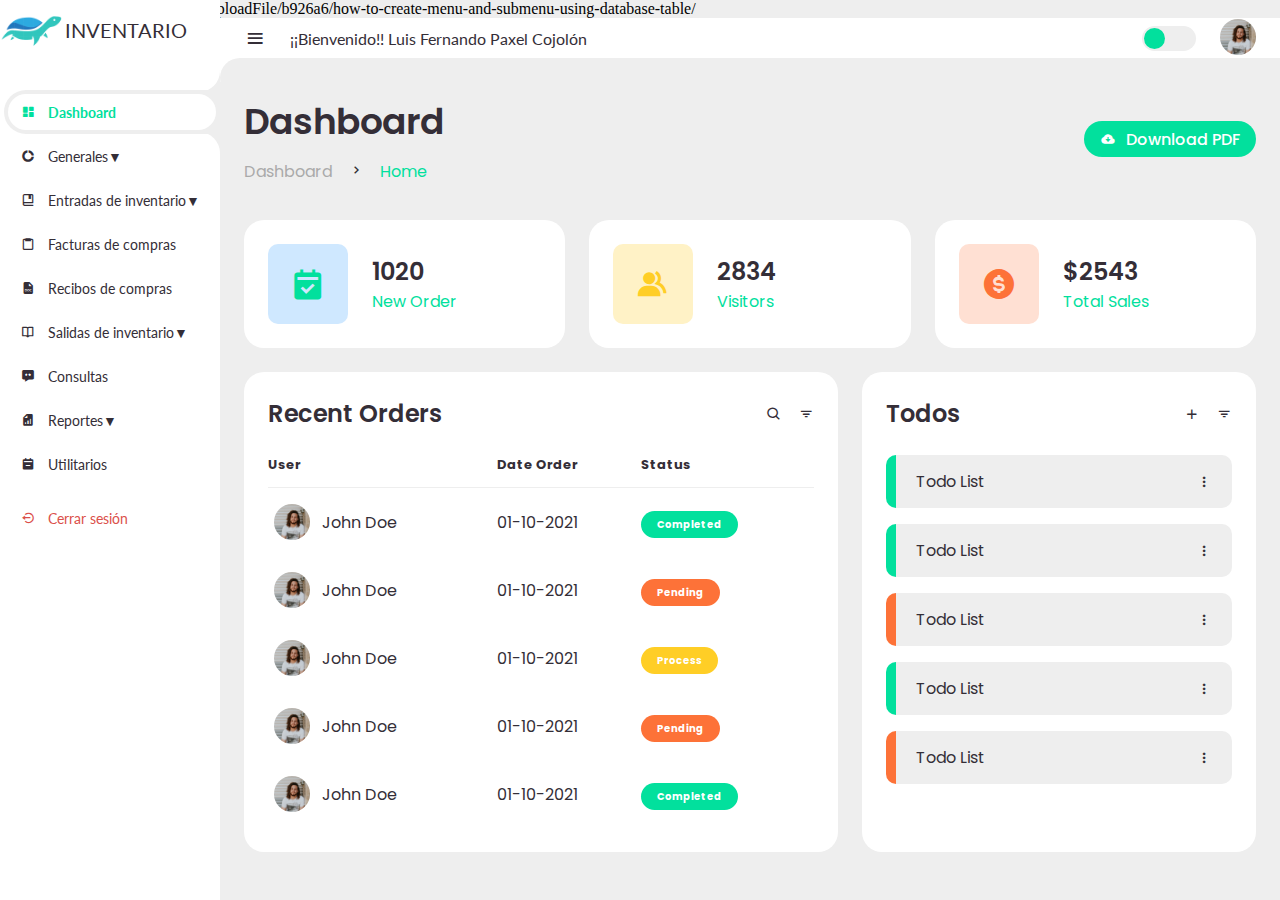
<file: index.html>
<!DOCTYPE html>
https://www.c-sharpcorner.com/UploadFile/b926a6/how-to-create-menu-and-submenu-using-database-table/
<html lang="en">
  <head>
    <meta charset="UTF-8" />
    <meta name="viewport" content="width=device-width, initial-scale=1.0" />
    <script src="lib/jQuery3.js"></script>
    <!-- Boxicons -->
    <link
      href="https://unpkg.com/boxicons@2.0.9/css/boxicons.min.css"
      rel="stylesheet"
    />
    <!-- My CSS -->
    <link rel="stylesheet" href="./css/style.css" />

    <title>Punto Venta</title>
  </head>

  <body>
    <!-- SIDEBAR -->
    <section id="sidebar">
      <a href="#" class="brand">
        <img src="/img/logoTortuga.png" alt="" />
        <span class="text">INVENTARIO</span>
      </a>
      <ul class="side-menu top">
        <li class="active" title="Dashboard">
          <a href="#">
            <i class="bx bxs-dashboard"></i>
            <span class="text">Dashboard</span>
          </a>
        </li>
        <li class="opcion" title="Generales">
          <a href="#">
            <i class="bx bxs-doughnut-chart"></i>
            Generales <b>▼</b>
          </a>
          <ul class="submenu">
            <li title="Productos">
              <a href="#">
                <i class="bx bxs-doughnut-chart"></i>
                <span class="text">Productos</span>
              </a>
            </li>
            <li title="Existencias">
              <a href="#">
                <i class="bx bxs-doughnut-chart"></i>
                <span class="text">Existencias</span>
              </a>
            </li>
            <li title="Proveedores">
              <a href="#">
                <i class="bx bxs-doughnut-chart"></i>
                <span class="text">Proveedores</span>
              </a>
            </li>
            <li title="Responsables">
              <a href="#">
                <i class="bx bxs-doughnut-chart"></i>
                <span class="text">Responsables</span>
              </a>
            </li>
          </ul>
        </li>
        <li class="opcion" title="Entradas inventario">
          <a href="#">
            <i class="bx bx-book-bookmark"></i>
            Entradas de inventario<b>▼</b>
          </a>
          <ul class="submenu">
            <li title="Apertura">
              <a href="#">
                <i class="bx bx-book-bookmark"></i>
                <span class="text">Aperturas</span>
              </a>
            </li>
            <li title="Ordenes">
              <a href="#">
                <i class="bx bx-book-bookmark"></i>
                <span class="text">Ordenes</span>
              </a>
            </li>
            <li title="Notas">
              <a href="#">
                <i class="bx bx-book-bookmark"></i>
                <span class="text">Notas</span>
              </a>
            </li>
            <li title="Ajustes">
              <a href="#">
                <i class="bx bx-book-bookmark"></i>
                <span class="text">Ajustes</span>
              </a>
            </li>
            <li title="Devoluciones ventas">
              <a href="#">
                <i class="bx bx-book-bookmark"></i>
                <span class="text">Devoluciones ventas</span>
              </a>
            </li>
          </ul>
        </li>
        <li title="Facturas compras">
          <a href="#">
            <i class="bx bx-clipboard"></i>
            <span class="text">Facturas de compras</span>
          </a>
        </li>

        <li title="Recibos compras">
          <a href="#">
            <i class="bx bxs-file-doc"></i>
            <span class="text">Recibos de compras</span>
          </a>
        </li>
        <li class="opcion" title="Salidas inventario">
          <a href="#">
            <i class="bx bx-book-open"></i>
            Salidas de inventario<b>▼</b>
          </a>
          <ul class="submenu">
            <li title="Notas">
              <a href="#">
                <i class="bx bx-book-open"></i>
                <span class="text">Notas</span>
              </a>
            </li>
            <li title="Ajustes">
              <a href="#">
                <i class="bx bx-book-open"></i>
                <span class="text">Ajustes</span>
              </a>
            </li>
            <li title="Devoluciones Compras">
              <a href="#">
                <i class="bx bx-book-open"></i>
                <span class="text">Devoluciones de compras </span>
              </a>
            </li>
          </ul>
        </li>
        <li title="Consultas">
          <a href="#">
            <i class="bx bxs-message-dots"></i>
            <span class="text">Consultas</span>
          </a>
        </li>
        <li class="opcion" title="Reportes">
          <a href="#">
            <i class="bx bxs-report bx-flip-horizontal"></i>
            Reportes<b>▼</b>
          </a>

          <ul class="submenu">
            <li title="Movimientos">
              <a href="#">
                <i class="bx bxs-report bx-flip-horizontal"></i>
                <span class="text">Movimientos</span>
              </a>
            </li>
            <li class="opcion2" title="Existencias">
              <a href="#">
                <i class="bx bxs-message-dots"></i>
                Existencias <b>▼</b>
              </a>
              <ul class="submenu2">
                <li title="Documentos">
                  <a href="#">
                    <i class="bx bxs-message-dots"></i>
                    <span class="text">Documentos</span>
                  </a>
                </li>
                <li title="Kardex">
                  <a href="#">
                    <i class="bx bxs-message-dots"></i>
                    <span class="text">Kardex</span>
                  </a>
                </li>
              </ul>
            </li>
          </ul>
        </li>

        <li title="Utilitarios">
          <a href="#">
            <i class="bx bxs-calendar-minus"></i>
            <span class="text">Utilitarios</span>
          </a>
        </li>

        <li style="margin-top: 10px" title="Cerrar sesión">
          <a href="#" class="logout">
            <i class="bx bx-log-out-circle"></i>
            <span class="text">Cerrar sesión</span>
          </a>
        </li>
      </ul>
    </section>
    <!-- SIDEBAR -->

    <!-- CONTENT -->
    <section id="content">
      <!-- NAVBAR -->
      <nav>
        <i class="bx bx-menu"></i>

        <form action="#">
          <div class="form-input">
            <p>¡¡Bienvenido!! Luis Fernando Paxel Cojolón</p>
          </div>
        </form>
        <input type="checkbox" id="switch-mode" hidden />
        <label for="switch-mode" class="switch-mode"></label>

        <a href="#" class="profile">
          <img src="img/people.png" />
        </a>
      </nav>

      <main>
        <div class="head-title">
          <div class="left">
            <h1>Dashboard</h1>
            <ul class="breadcrumb">
              <li>
                <a href="#">Dashboard</a>
              </li>
              <li><i class="bx bx-chevron-right"></i></li>
              <li>
                <a class="active" href="#">Home</a>
              </li>
            </ul>
          </div>
          <a href="#" class="btn-download">
            <i class="bx bxs-cloud-download"></i>
            <span class="text">Download PDF</span>
          </a>
        </div>

        <ul class="box-info">
          <li>
            <i class="bx bxs-calendar-check"></i>
            <span class="text">
              <h3>1020</h3>
              <p>New Order</p>
            </span>
          </li>
          <li>
            <i class="bx bxs-group"></i>
            <span class="text">
              <h3>2834</h3>
              <p>Visitors</p>
            </span>
          </li>
          <li>
            <i class="bx bxs-dollar-circle"></i>
            <span class="text">
              <h3>$2543</h3>
              <p>Total Sales</p>
            </span>
          </li>
        </ul>

        <div class="table-data">
          <div class="order">
            <div class="head">
              <h3>Recent Orders</h3>
              <i class="bx bx-search"></i>
              <i class="bx bx-filter"></i>
            </div>
            <table>
              <thead>
                <tr>
                  <th>User</th>
                  <th>Date Order</th>
                  <th>Status</th>
                </tr>
              </thead>
              <tbody>
                <tr>
                  <td>
                    <img src="img/people.png" />
                    <p>John Doe</p>
                  </td>
                  <td>01-10-2021</td>
                  <td><span class="status completed">Completed</span></td>
                </tr>
                <tr>
                  <td>
                    <img src="img/people.png" />
                    <p>John Doe</p>
                  </td>
                  <td>01-10-2021</td>
                  <td><span class="status pending">Pending</span></td>
                </tr>
                <tr>
                  <td>
                    <img src="img/people.png" />
                    <p>John Doe</p>
                  </td>
                  <td>01-10-2021</td>
                  <td><span class="status process">Process</span></td>
                </tr>
                <tr>
                  <td>
                    <img src="img/people.png" />
                    <p>John Doe</p>
                  </td>
                  <td>01-10-2021</td>
                  <td><span class="status pending">Pending</span></td>
                </tr>
                <tr>
                  <td>
                    <img src="img/people.png" />
                    <p>John Doe</p>
                  </td>
                  <td>01-10-2021</td>
                  <td><span class="status completed">Completed</span></td>
                </tr>
              </tbody>
            </table>
          </div>
          <div class="todo">
            <div class="head">
              <h3>Todos</h3>
              <i class="bx bx-plus"></i>
              <i class="bx bx-filter"></i>
            </div>
            <ul class="todo-list">
              <li class="completed">
                <p>Todo List</p>
                <i class="bx bx-dots-vertical-rounded"></i>
              </li>
              <li class="completed">
                <p>Todo List</p>
                <i class="bx bx-dots-vertical-rounded"></i>
              </li>
              <li class="not-completed">
                <p>Todo List</p>
                <i class="bx bx-dots-vertical-rounded"></i>
              </li>
              <li class="completed">
                <p>Todo List</p>
                <i class="bx bx-dots-vertical-rounded"></i>
              </li>
              <li class="not-completed">
                <p>Todo List</p>
                <i class="bx bx-dots-vertical-rounded"></i>
              </li>
            </ul>
          </div>
        </div>
      </main>

      <!--            IFRAME CARGANDO MODULOS-->

      <!-- <div class="dash-content">
        <main>
        <iframe name="myFrame" id="myFrame" frameborder="0"></iframe>
      </main>
      </div> -->
      <!-- MAIN -->
    </section>

    <!-- CONTENT -->

    <script src="./js/script.js"></script>
  </body>
</html>
</file>
<file: css/style.css>
@import url('https://fonts.googleapis.com/css2?family=Lato:wght@400;700&family=Poppins:wght@400;500;600;700&display=swap');

* {
	margin: 0;
	padding: 0;
	box-sizing: border-box;
}

a {
	text-decoration: none;
}

li {
	list-style: none;
}

:root {
	--poppins: 'Poppins', sans-serif;
	--lato: 'Lato', sans-serif;
	--light: #ffffff;
	--primary-color: #02e09d;
	--light-blue: #CFE8FF;
	--grey: #eee;
	--dark-grey: #AAAAAA;
	--dark: #342E37;
	--red: #DB504A;
	--yellow: #FFCE26;
	--light-yellow: #FFF2C6;
	--orange: #FD7238;
	--light-orange: #FFE0D3;
}

::-webkit-scrollbar {
	height: 4px;
	width: 6px;
}

::-webkit-scrollbar-track {
	box-shadow: inset 0 2px 6px rgba(1, 187, 144, 0.971);
}

::-webkit-scrollbar-thumb {
	box-shadow: inset 0 0 6px rgba(0, 0, 0, 0.6);
	background-color: var(--primary-color);
}

iframe {
	position: relative;
	display: flex;
	/* height: calc(100vh - 40px); */
	width: 100%;
	/* background-color: var(--panel-color); */
	margin: 0;
	padding: 0;
	margin-top: 40px;
}

html {
	overflow-x: hidden;
}

body.dark {
	--light: #0c0c0c;
	--grey: #1c222b;
	--dark: #FBFBFB;
}

body {
	background: var(--grey);
	overflow-x: hidden;
}

/* SIDEBAR */
#sidebar {
	position: fixed;
	top: 0;
	left: 0;
	width: 220px;
	height: 100%;
	background: var(--light);
	z-index: 2000;
	font-family: var(--lato);
	transition: .3s ease;
	overflow-x: hidden;
	scrollbar-width: none;

}

#sidebar::--webkit-scrollbar {
	display: none;
}

#sidebar.hide {
	width: 65px;
}

#sidebar .brand {
	font-size: 20px;
	height: 60px;
	display: flex;
	align-items: center;
 	color: var(--dark);
	position: sticky;
	top: 0;
	left: 0;
	background: var(--light);
	z-index: 500;
	margin-bottom: 30px;
	box-sizing: content-box;
}


#sidebar .brand img {
	width: 65px;
	object-fit: cover;
}


.submenu,
.submenu2 {
	display: none;
}

#sidebar ul .activo {
	display: block;

}

#sidebar ul li ul .activo {
	display: block;
}

#sidebar .side-menu li {

	background: transparent;
	margin-left: 4px;
	border-radius: 25px 0 0 25px;
	padding: 4px;

}

#sidebar .side-menu li a {
	width: 100%;
	height: 36px;
	background: var(--light);
	display: flex;
	align-items: center;
	border-radius: 36px;
	font-size: 14px;
	color: var(--dark);
	white-space: nowrap;
	overflow-x: hidden;
}


#sidebar .side-menu li.active {
	background: var(--grey);
	position: relative;
}

#sidebar .side-menu ul li.active {
	display: block;
}

#sidebar .side-menu li.active::before {
	content: '';
	position: absolute;
	width: 42px;
	height: 42px;
	border-radius: 50%;
	top: -40px;
	right: 0;
	box-shadow: 20px 20px 0 var(--grey);
	z-index: -1;
}

#sidebar .side-menu li.active::after {
	content: '';
	position: absolute;
	width: 42px;
	height: 42px;
	border-radius: 50%;
	bottom: -40px;
	right: 0;
	box-shadow: 20px -20px 0 var(--grey);
	z-index: -1;
}



#sidebar .side-menu.top li.active a {
	color: var(--primary-color);
	font-weight: bold;
}

#sidebar .side-menu.top li.active ul {
	color: var(--primary-color);
}


#sidebar.hide .side-menu li a {
	width: calc(48px - (4px * 2));
	transition: width .3s ease;
}

#sidebar .side-menu li a.logout {
	color: var(--red);
}

#sidebar .side-menu.top li a:hover {
	color: var(--primary-color);
}

#sidebar .side-menu li a .bx {
	min-width: calc(60px - ((4px + 6px) * 2));
	display: flex;
	justify-content: center;
}

/* SIDEBAR */





/* CONTENT */
#content {
	position: relative;
	width: calc(100% - 220px);
	left: 220px;
	transition: .3s ease;
}

#sidebar.hide~#content {
	width: calc(100% - 60px);
	left: 60px;
}




/* NAVBAR */
#content nav {
	height: 40px;
	background: var(--light);
	padding: 0 24px;
	display: flex;
	align-items: center;
	grid-gap: 24px;
	font-family: var(--lato);
	position: sticky;
	top: 0;
	left: 0;
	z-index: 1000;
}

#content nav::before {
	content: '';
	position: absolute;
	width: 40px;
	height: 40px;
	bottom: -40px;
	left: 0;
	border-radius: 50%;
	box-shadow: -20px -16px 0 var(--light);
}

#content nav a {
	color: var(--dark);
}

#content nav .bx.bx-menu {
	cursor: pointer;
	font-size: 22px;
	color: var(--dark);
}

#content nav .nav-link {
	font-size: 16px;
	transition: .3s ease;
}

#content nav .nav-link:hover {
	color: var(--primary-color);
}

#content nav form {
	max-width: 400px;
	width: 100%;
	margin-right: auto;
}

#content nav form .form-input {
	display: flex;
	align-items: center;
	height: 36px;
	color: var(--dark);
}

#content nav form .form-input input {
	flex-grow: 1;
	padding: 0 16px;
	height: 100%;
	border: none;
	background: var(--grey);
	border-radius: 36px 0 0 36px;
	outline: none;
	width: 100%;
	color: var(--dark);
}

#content nav form .form-input button {
	width: 36px;
	height: 100%;
	display: flex;
	justify-content: center;
	align-items: center;
	background: var(--primary-color);
	color: var(--light);
	font-size: 18px;
	border: none;
	outline: none;
	border-radius: 0 36px 36px 0;
	cursor: pointer;
}

#content nav .profile img {
	width: 36px;
	height: 36px;
	object-fit: cover;
	border-radius: 50%;
}

#content nav .switch-mode {
	display: block;
	min-width: 54px;
	height: 25px;
	border-radius: 25px;
	background: var(--grey);
	cursor: pointer;
	position: relative;
}

#content nav .switch-mode::before {
	content: '';
	position: absolute;
	top: 2px;
	left: 2px;
	bottom: 2px;
	width: calc(25px - 4px);
	background: var(--primary-color);
	border-radius: 50%;
	transition: all .3s ease;
}

#content nav #switch-mode:checked+.switch-mode::before {
	left: calc(100% - (25px - 4px) - 2px);
}

/* NAVBAR */

/* MAIN */
#content main {
	width: 100%;
	padding: 36px 24px;
	font-family: var(--poppins);
	max-height: calc(100vh - 56px);
	overflow-y: auto;
}

#content main .head-title {
	display: flex;
	align-items: center;
	justify-content: space-between;
	grid-gap: 16px;
	flex-wrap: wrap;
}

#content main .head-title .left h1 {
	font-size: 36px;
	font-weight: 600;
	margin-bottom: 10px;
	color: var(--dark);
}

#content main .head-title .left .breadcrumb {
	display: flex;
	align-items: center;
	grid-gap: 16px;
}

#content main .head-title .left .breadcrumb li {
	color: var(--dark);
}

#content main .head-title .left .breadcrumb li a {
	color: var(--dark-grey);
	pointer-events: none;
}

#content main .head-title .left .breadcrumb li a.active {
	color: var(--primary-color);
	pointer-events: unset;
}

#content main .head-title .btn-download {
	height: 36px;
	padding: 0 16px;
	border-radius: 36px;
	background: var(--primary-color);
	color: var(--light);
	display: flex;
	justify-content: center;
	align-items: center;
	grid-gap: 10px;
	font-weight: 500;
}


#content main .box-info {
	display: grid;
	grid-template-columns: repeat(auto-fit, minmax(240px, 1fr));
	grid-gap: 24px;
	margin-top: 36px;
}

#content main .box-info li {
	padding: 24px;
	background: var(--light);
	border-radius: 20px;
	display: flex;
	align-items: center;
	grid-gap: 24px;
}

#content main .box-info li .bx {
	width: 80px;
	height: 80px;
	border-radius: 10px;
	font-size: 36px;
	display: flex;
	justify-content: center;
	align-items: center;
}

#content main .box-info li:nth-child(1) .bx {
	background: var(--light-blue);
	color: var(--primary-color);
}

#content main .box-info li:nth-child(2) .bx {
	background: var(--light-yellow);
	color: var(--yellow);
}

#content main .box-info li:nth-child(3) .bx {
	background: var(--light-orange);
	color: var(--orange);
}

#content main .box-info li .text h3 {
	font-size: 24px;
	font-weight: 600;
	color: var(--dark);
}

#content main .box-info li .text p {
	color: var(--primary-color);
}





#content main .table-data {
	display: flex;
	flex-wrap: wrap;
	grid-gap: 24px;
	margin-top: 24px;
	width: 100%;
	color: var(--dark);
}

#content main .table-data>div {
	border-radius: 20px;
	background: var(--light);
	padding: 24px;
	overflow-x: auto;
}

#content main .table-data .head {
	display: flex;
	align-items: center;
	grid-gap: 16px;
	margin-bottom: 24px;
}

#content main .table-data .head h3 {
	margin-right: auto;
	font-size: 24px;
	font-weight: 600;
}

#content main .table-data .head .bx {
	cursor: pointer;
}

#content main .table-data .order {
	flex-grow: 1;
	flex-basis: 500px;
}

#content main .table-data .order table {
	width: 100%;
	border-collapse: collapse;
}

#content main .table-data .order table th {
	padding-bottom: 12px;
	font-size: 13px;
	text-align: left;
	border-bottom: 1px solid var(--grey);
}

#content main .table-data .order table td {
	padding: 16px 0;
}

#content main .table-data .order table tr td:first-child {
	display: flex;
	align-items: center;
	grid-gap: 12px;
	padding-left: 6px;
}

#content main .table-data .order table td img {
	width: 36px;
	height: 36px;
	border-radius: 50%;
	object-fit: cover;
}

#content main .table-data .order table tbody tr:hover {
	background: var(--grey);
}

#content main .table-data .order table tr td .status {
	font-size: 10px;
	padding: 6px 16px;
	color: var(--light);
	border-radius: 20px;
	font-weight: 700;
}

#content main .table-data .order table tr td .status.completed {
	background: var(--primary-color);
}

#content main .table-data .order table tr td .status.process {
	background: var(--yellow);
}

#content main .table-data .order table tr td .status.pending {
	background: var(--orange);
}


#content main .table-data .todo {
	flex-grow: 1;
	flex-basis: 300px;
}

#content main .table-data .todo .todo-list {
	width: 100%;
}

#content main .table-data .todo .todo-list li {
	width: 100%;
	margin-bottom: 16px;
	background: var(--grey);
	border-radius: 10px;
	padding: 14px 20px;
	display: flex;
	justify-content: space-between;
	align-items: center;
}

#content main .table-data .todo .todo-list li .bx {
	cursor: pointer;
}

#content main .table-data .todo .todo-list li.completed {
	border-left: 10px solid var(--primary-color);
}

#content main .table-data .todo .todo-list li.not-completed {
	border-left: 10px solid var(--orange);
}

#content main .table-data .todo .todo-list li:last-child {
	margin-bottom: 0;
}

/* MAIN */
/* CONTENT */


@media screen and (max-width: 768px) {
	#sidebar {
		width: 200px;
	}

	#content {
		width: calc(100% - 60px);
		left: 200px;
	}

	#content nav .nav-link {
		display: none;
	}
}






@media screen and (max-width: 576px) {
	#content nav form .form-input input {
		display: none;
	}

	#content nav form .form-input button {
		width: auto;
		height: auto;
		background: transparent;
		border-radius: none;
		color: var(--dark);
	}

	#content nav form.show .form-input input {
		display: block;
		width: 100%;
	}

	#content nav form.show .form-input button {
		width: 36px;
		height: 100%;
		border-radius: 0 36px 36px 0;
		color: var(--light);
		background: var(--red);
	}


	#content nav form.show~.profile {
		display: none;
	}

	#content main .box-info {
		grid-template-columns: 1fr;
	}

	#content main .table-data .head {
		min-width: 420px;
	}

	#content main .table-data .order table {
		min-width: 420px;
	}

	#content main .table-data .todo .todo-list {
		min-width: 420px;
	}
}
</file>
